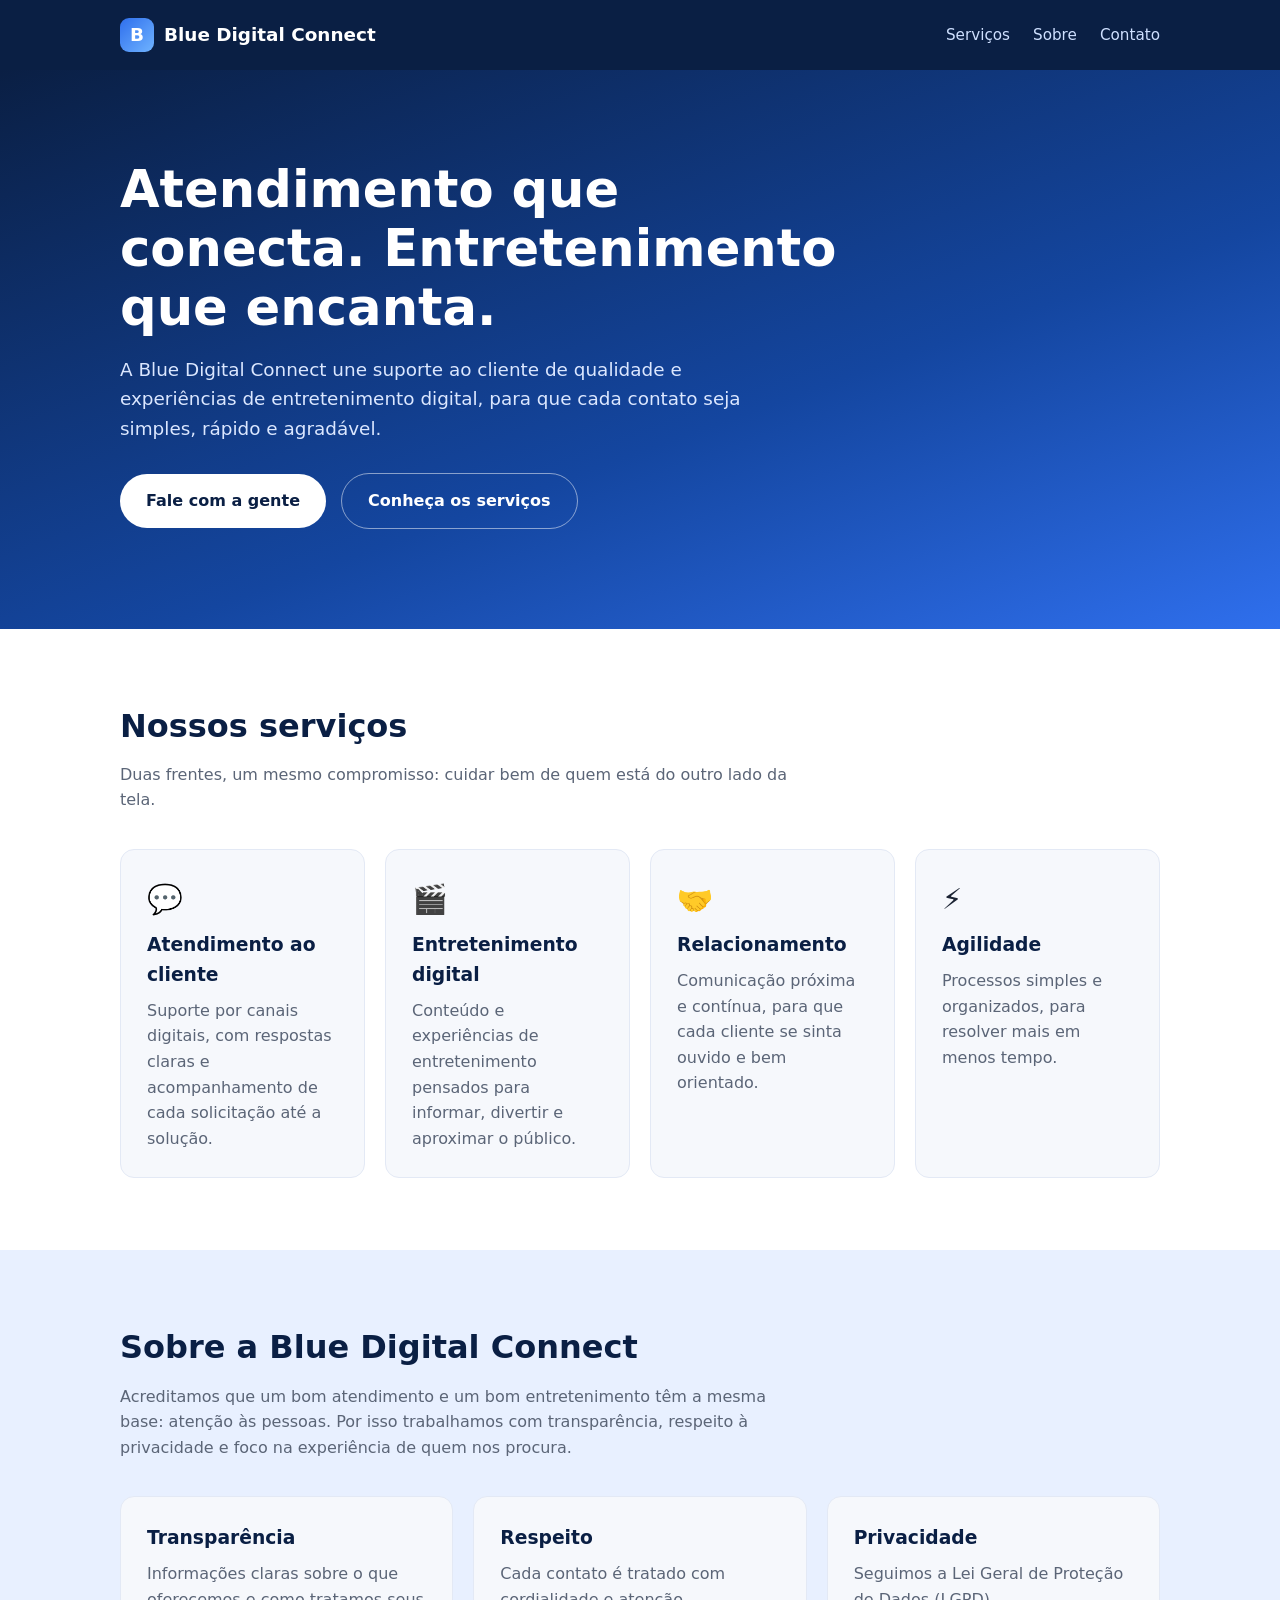
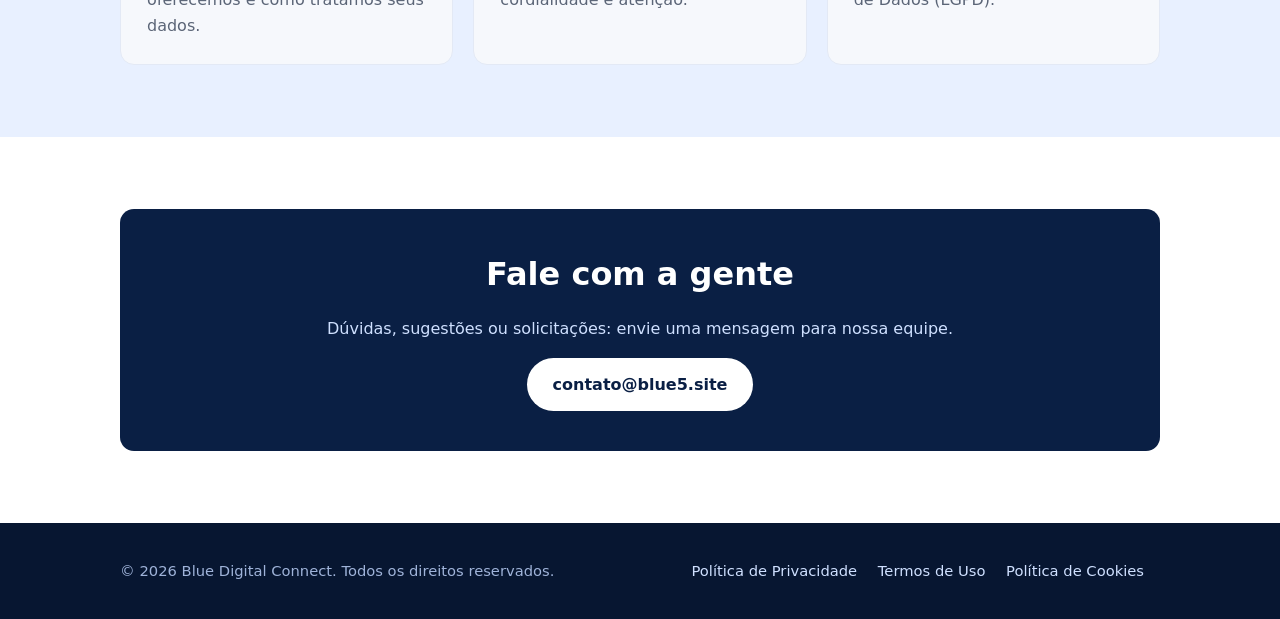
<file: index.html>
<!doctype html>
<html lang="pt-BR">
<head>
  <meta charset="utf-8">
  <meta name="viewport" content="width=device-width, initial-scale=1">
  <title>Blue Digital Connect | Atendimento ao cliente e entretenimento</title>
  <meta name="description" content="Blue Digital Connect: soluções de atendimento ao cliente e entretenimento digital, com suporte humano, ágil e próximo.">
  <link rel="canonical" href="https://blue5.site/">
  <link rel="icon" href="favicon.svg" type="image/svg+xml">
  <link rel="stylesheet" href="styles.css">
</head>
<body>
  <header class="site">
    <div class="container">
      <a class="logo" href="/"><span class="mark">B</span> Blue Digital Connect</a>
      <nav>
        <a href="#servicos">Serviços</a>
        <a href="#sobre">Sobre</a>
        <a href="#contato">Contato</a>
      </nav>
    </div>
  </header>

  <main>
    <div class="hero">
      <div class="container">
        <h1>Atendimento que conecta. Entretenimento que encanta.</h1>
        <p>A Blue Digital Connect une suporte ao cliente de qualidade e experiências de entretenimento digital, para que cada contato seja simples, rápido e agradável.</p>
        <a class="btn" href="#contato">Fale com a gente</a>
        <a class="btn ghost" href="#servicos">Conheça os serviços</a>
      </div>
    </div>

    <section id="servicos">
      <div class="container">
        <h2>Nossos serviços</h2>
        <p class="lead">Duas frentes, um mesmo compromisso: cuidar bem de quem está do outro lado da tela.</p>
        <div class="grid">
          <div class="card">
            <div class="icon">💬</div>
            <h3>Atendimento ao cliente</h3>
            <p>Suporte por canais digitais, com respostas claras e acompanhamento de cada solicitação até a solução.</p>
          </div>
          <div class="card">
            <div class="icon">🎬</div>
            <h3>Entretenimento digital</h3>
            <p>Conteúdo e experiências de entretenimento pensados para informar, divertir e aproximar o público.</p>
          </div>
          <div class="card">
            <div class="icon">🤝</div>
            <h3>Relacionamento</h3>
            <p>Comunicação próxima e contínua, para que cada cliente se sinta ouvido e bem orientado.</p>
          </div>
          <div class="card">
            <div class="icon">⚡</div>
            <h3>Agilidade</h3>
            <p>Processos simples e organizados, para resolver mais em menos tempo.</p>
          </div>
        </div>
      </div>
    </section>

    <section id="sobre" class="alt">
      <div class="container">
        <h2>Sobre a Blue Digital Connect</h2>
        <p class="lead">Acreditamos que um bom atendimento e um bom entretenimento têm a mesma base: atenção às pessoas. Por isso trabalhamos com transparência, respeito à privacidade e foco na experiência de quem nos procura.</p>
        <div class="grid">
          <div class="card"><h3>Transparência</h3><p>Informações claras sobre o que oferecemos e como tratamos seus dados.</p></div>
          <div class="card"><h3>Respeito</h3><p>Cada contato é tratado com cordialidade e atenção.</p></div>
          <div class="card"><h3>Privacidade</h3><p>Seguimos a Lei Geral de Proteção de Dados (LGPD).</p></div>
        </div>
      </div>
    </section>

    <section id="contato">
      <div class="container">
        <div class="contact-box">
          <h2>Fale com a gente</h2>
          <p>Dúvidas, sugestões ou solicitações: envie uma mensagem para nossa equipe.</p>
          <a class="btn" href="mailto:contato@blue5.site">contato@blue5.site</a>
        </div>
      </div>
    </section>
  </main>

  <footer class="site">
    <div class="container">
      <div>© <span id="ano">2026</span> Blue Digital Connect. Todos os direitos reservados.</div>
      <div>
        <a href="privacidade.html">Política de Privacidade</a>
        <a href="termos.html">Termos de Uso</a>
        <a href="cookies.html">Política de Cookies</a>
      </div>
    </div>
  </footer>
  <script>document.getElementById('ano').textContent = new Date().getFullYear();</script>
</body>
</html>
</file>
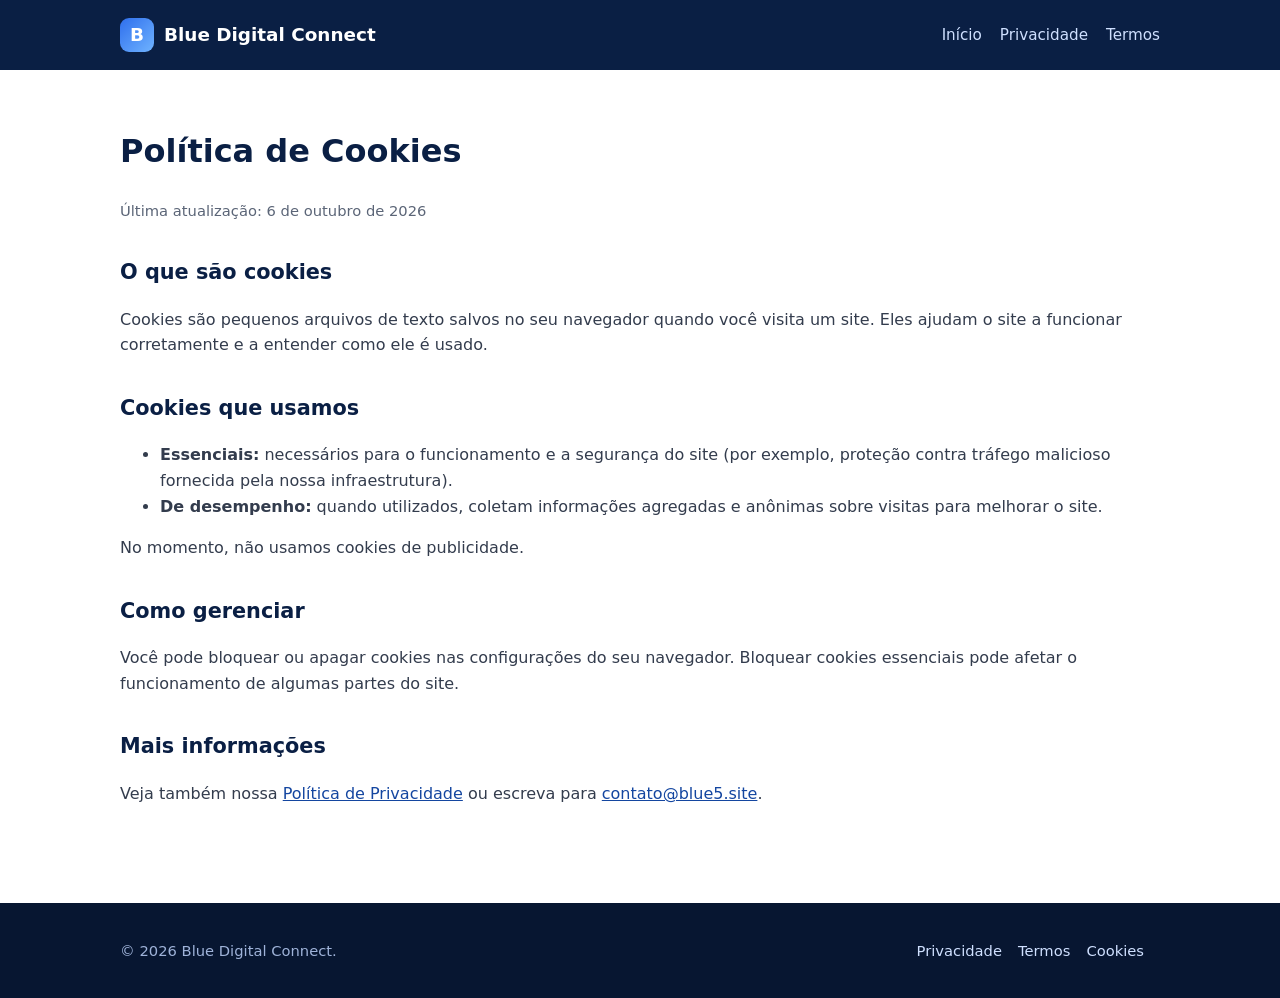
<file: cookies.html>
<!doctype html>
<html lang="pt-BR">
<head>
  <meta charset="utf-8">
  <meta name="viewport" content="width=device-width, initial-scale=1">
  <title>Política de Cookies | Blue Digital Connect</title>
  <meta name="description" content="Como a Blue Digital Connect usa cookies no site blue5.site.">
  <link rel="canonical" href="https://blue5.site/cookies.html">
  <link rel="icon" href="favicon.svg" type="image/svg+xml">
  <link rel="stylesheet" href="styles.css">
</head>
<body>
  <header class="site">
    <div class="container">
      <a class="logo" href="/"><span class="mark">B</span> Blue Digital Connect</a>
      <nav><a href="/">Início</a><a href="privacidade.html">Privacidade</a><a href="termos.html">Termos</a></nav>
    </div>
  </header>

  <main class="legal">
    <div class="container">
      <h1>Política de Cookies</h1>
      <p class="updated">Última atualização: 6 de outubro de 2026</p>

      <h2>O que são cookies</h2>
      <p>Cookies são pequenos arquivos de texto salvos no seu navegador quando você visita um site. Eles ajudam o site a funcionar corretamente e a entender como ele é usado.</p>

      <h2>Cookies que usamos</h2>
      <ul>
        <li><strong>Essenciais:</strong> necessários para o funcionamento e a segurança do site (por exemplo, proteção contra tráfego malicioso fornecida pela nossa infraestrutura).</li>
        <li><strong>De desempenho:</strong> quando utilizados, coletam informações agregadas e anônimas sobre visitas para melhorar o site.</li>
      </ul>
      <p>No momento, não usamos cookies de publicidade.</p>

      <h2>Como gerenciar</h2>
      <p>Você pode bloquear ou apagar cookies nas configurações do seu navegador. Bloquear cookies essenciais pode afetar o funcionamento de algumas partes do site.</p>

      <h2>Mais informações</h2>
      <p>Veja também nossa <a href="privacidade.html">Política de Privacidade</a> ou escreva para <a href="mailto:contato@blue5.site">contato@blue5.site</a>.</p>
    </div>
  </main>

  <footer class="site">
    <div class="container">
      <div>© 2026 Blue Digital Connect.</div>
      <div><a href="privacidade.html">Privacidade</a><a href="termos.html">Termos</a><a href="cookies.html">Cookies</a></div>
    </div>
  </footer>
</body>
</html>
</file>
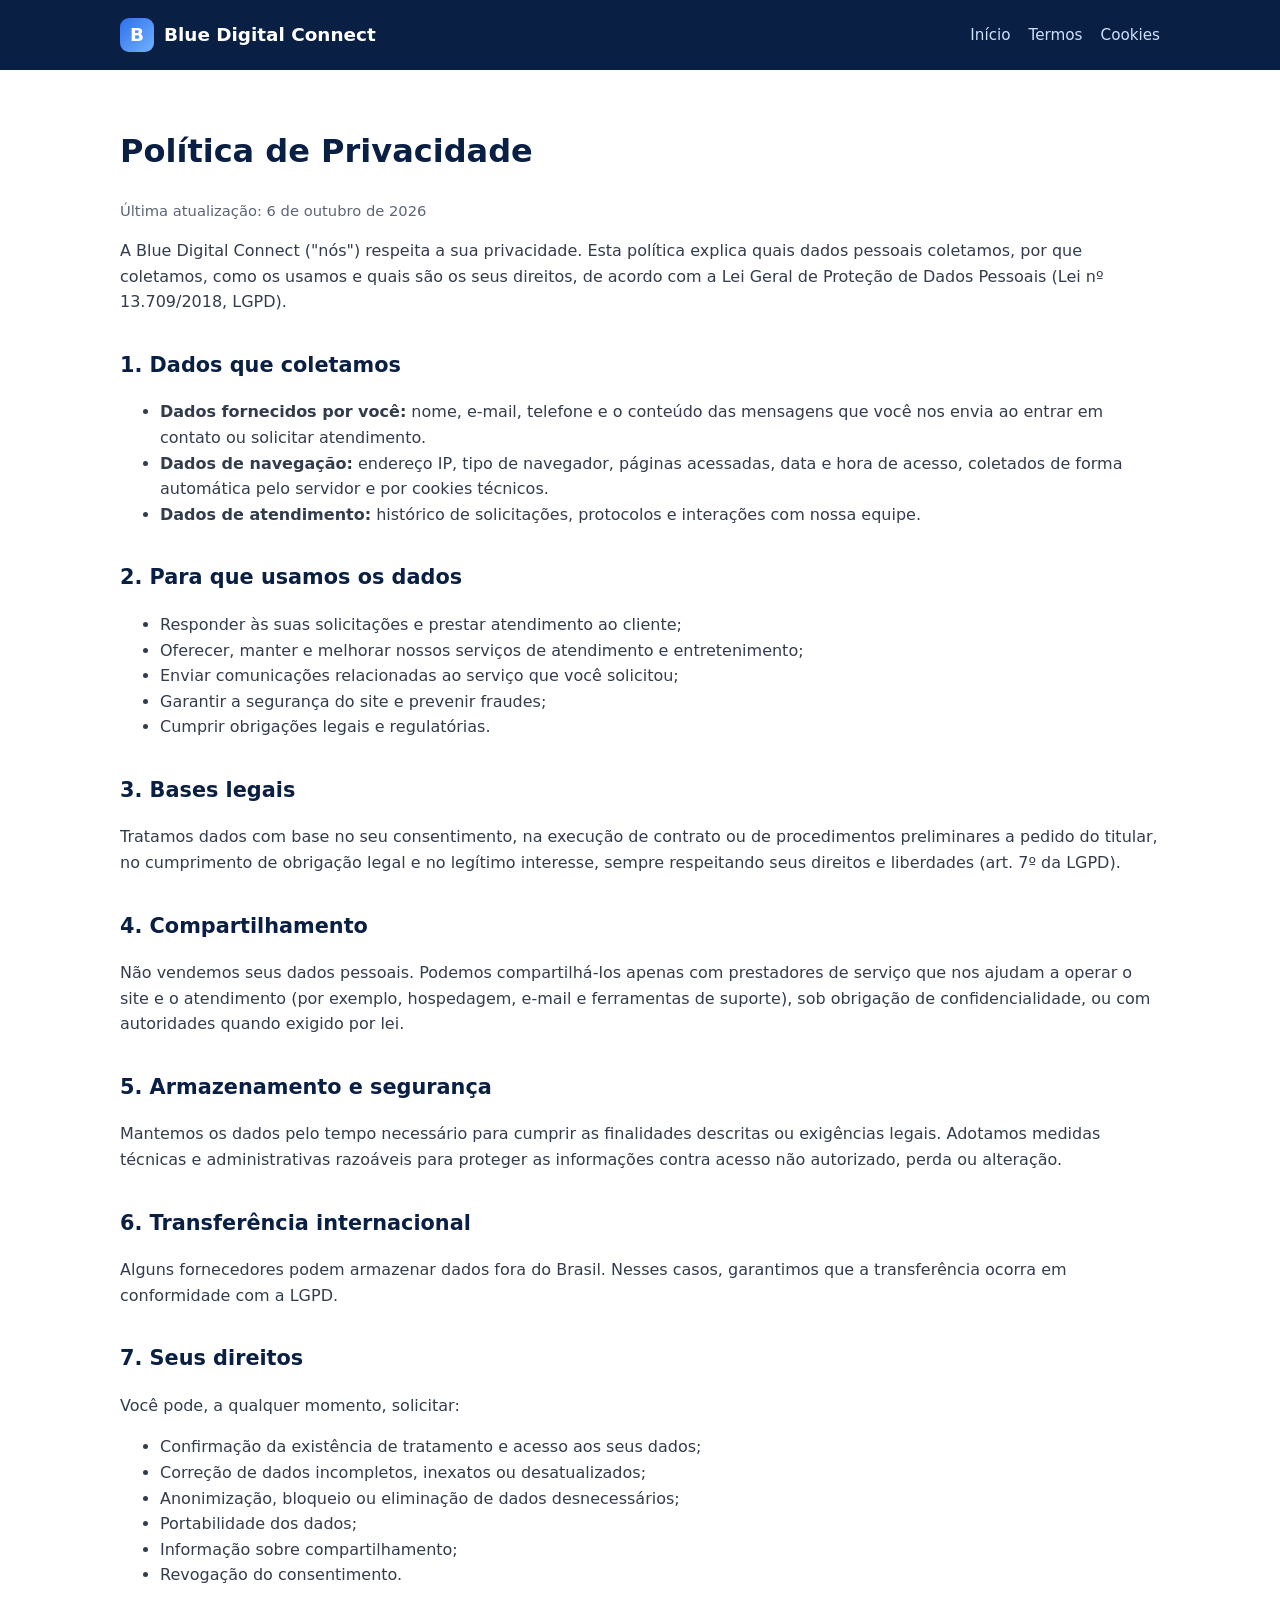
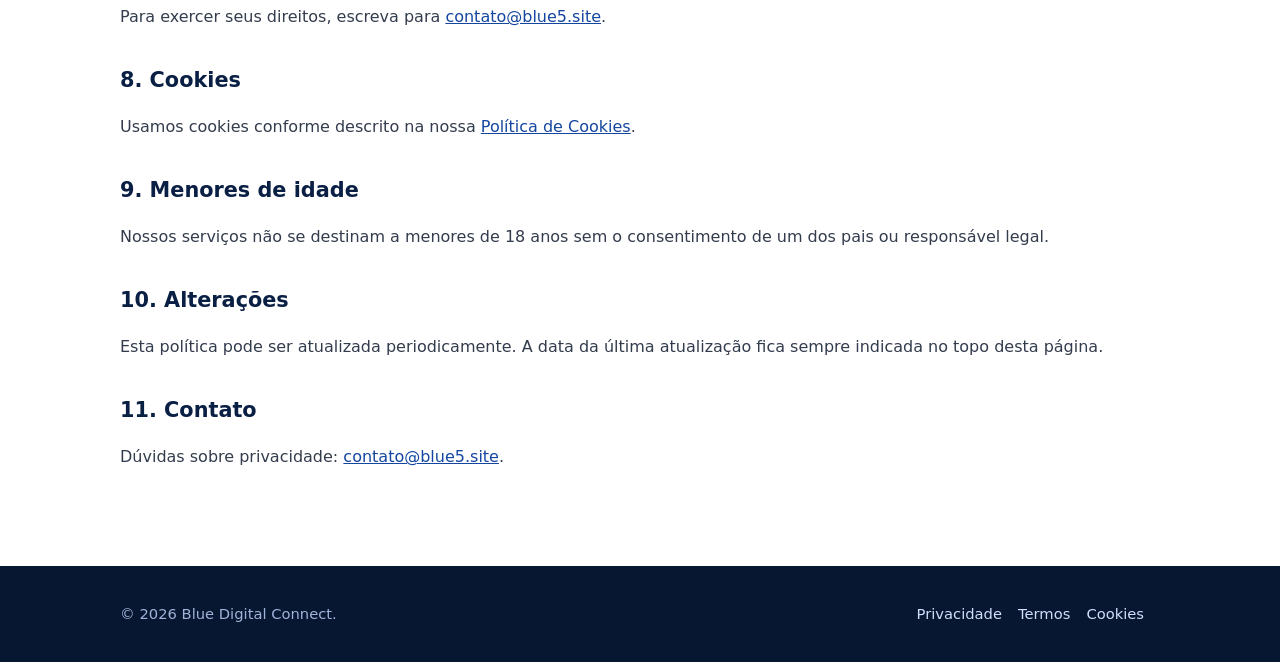
<file: privacidade.html>
<!doctype html>
<html lang="pt-BR">
<head>
  <meta charset="utf-8">
  <meta name="viewport" content="width=device-width, initial-scale=1">
  <title>Política de Privacidade | Blue Digital Connect</title>
  <meta name="description" content="Política de Privacidade da Blue Digital Connect, em conformidade com a LGPD.">
  <link rel="canonical" href="https://blue5.site/privacidade.html">
  <link rel="icon" href="favicon.svg" type="image/svg+xml">
  <link rel="stylesheet" href="styles.css">
</head>
<body>
  <header class="site">
    <div class="container">
      <a class="logo" href="/"><span class="mark">B</span> Blue Digital Connect</a>
      <nav><a href="/">Início</a><a href="termos.html">Termos</a><a href="cookies.html">Cookies</a></nav>
    </div>
  </header>

  <main class="legal">
    <div class="container">
      <h1>Política de Privacidade</h1>
      <p class="updated">Última atualização: 6 de outubro de 2026</p>

      <p>A Blue Digital Connect ("nós") respeita a sua privacidade. Esta política explica quais dados pessoais coletamos, por que coletamos, como os usamos e quais são os seus direitos, de acordo com a Lei Geral de Proteção de Dados Pessoais (Lei nº 13.709/2018, LGPD).</p>

      <h2>1. Dados que coletamos</h2>
      <ul>
        <li><strong>Dados fornecidos por você:</strong> nome, e-mail, telefone e o conteúdo das mensagens que você nos envia ao entrar em contato ou solicitar atendimento.</li>
        <li><strong>Dados de navegação:</strong> endereço IP, tipo de navegador, páginas acessadas, data e hora de acesso, coletados de forma automática pelo servidor e por cookies técnicos.</li>
        <li><strong>Dados de atendimento:</strong> histórico de solicitações, protocolos e interações com nossa equipe.</li>
      </ul>

      <h2>2. Para que usamos os dados</h2>
      <ul>
        <li>Responder às suas solicitações e prestar atendimento ao cliente;</li>
        <li>Oferecer, manter e melhorar nossos serviços de atendimento e entretenimento;</li>
        <li>Enviar comunicações relacionadas ao serviço que você solicitou;</li>
        <li>Garantir a segurança do site e prevenir fraudes;</li>
        <li>Cumprir obrigações legais e regulatórias.</li>
      </ul>

      <h2>3. Bases legais</h2>
      <p>Tratamos dados com base no seu consentimento, na execução de contrato ou de procedimentos preliminares a pedido do titular, no cumprimento de obrigação legal e no legítimo interesse, sempre respeitando seus direitos e liberdades (art. 7º da LGPD).</p>

      <h2>4. Compartilhamento</h2>
      <p>Não vendemos seus dados pessoais. Podemos compartilhá-los apenas com prestadores de serviço que nos ajudam a operar o site e o atendimento (por exemplo, hospedagem, e-mail e ferramentas de suporte), sob obrigação de confidencialidade, ou com autoridades quando exigido por lei.</p>

      <h2>5. Armazenamento e segurança</h2>
      <p>Mantemos os dados pelo tempo necessário para cumprir as finalidades descritas ou exigências legais. Adotamos medidas técnicas e administrativas razoáveis para proteger as informações contra acesso não autorizado, perda ou alteração.</p>

      <h2>6. Transferência internacional</h2>
      <p>Alguns fornecedores podem armazenar dados fora do Brasil. Nesses casos, garantimos que a transferência ocorra em conformidade com a LGPD.</p>

      <h2>7. Seus direitos</h2>
      <p>Você pode, a qualquer momento, solicitar:</p>
      <ul>
        <li>Confirmação da existência de tratamento e acesso aos seus dados;</li>
        <li>Correção de dados incompletos, inexatos ou desatualizados;</li>
        <li>Anonimização, bloqueio ou eliminação de dados desnecessários;</li>
        <li>Portabilidade dos dados;</li>
        <li>Informação sobre compartilhamento;</li>
        <li>Revogação do consentimento.</li>
      </ul>
      <p>Para exercer seus direitos, escreva para <a href="mailto:contato@blue5.site">contato@blue5.site</a>.</p>

      <h2>8. Cookies</h2>
      <p>Usamos cookies conforme descrito na nossa <a href="cookies.html">Política de Cookies</a>.</p>

      <h2>9. Menores de idade</h2>
      <p>Nossos serviços não se destinam a menores de 18 anos sem o consentimento de um dos pais ou responsável legal.</p>

      <h2>10. Alterações</h2>
      <p>Esta política pode ser atualizada periodicamente. A data da última atualização fica sempre indicada no topo desta página.</p>

      <h2>11. Contato</h2>
      <p>Dúvidas sobre privacidade: <a href="mailto:contato@blue5.site">contato@blue5.site</a>.</p>
    </div>
  </main>

  <footer class="site">
    <div class="container">
      <div>© 2026 Blue Digital Connect.</div>
      <div><a href="privacidade.html">Privacidade</a><a href="termos.html">Termos</a><a href="cookies.html">Cookies</a></div>
    </div>
  </footer>
</body>
</html>
</file>
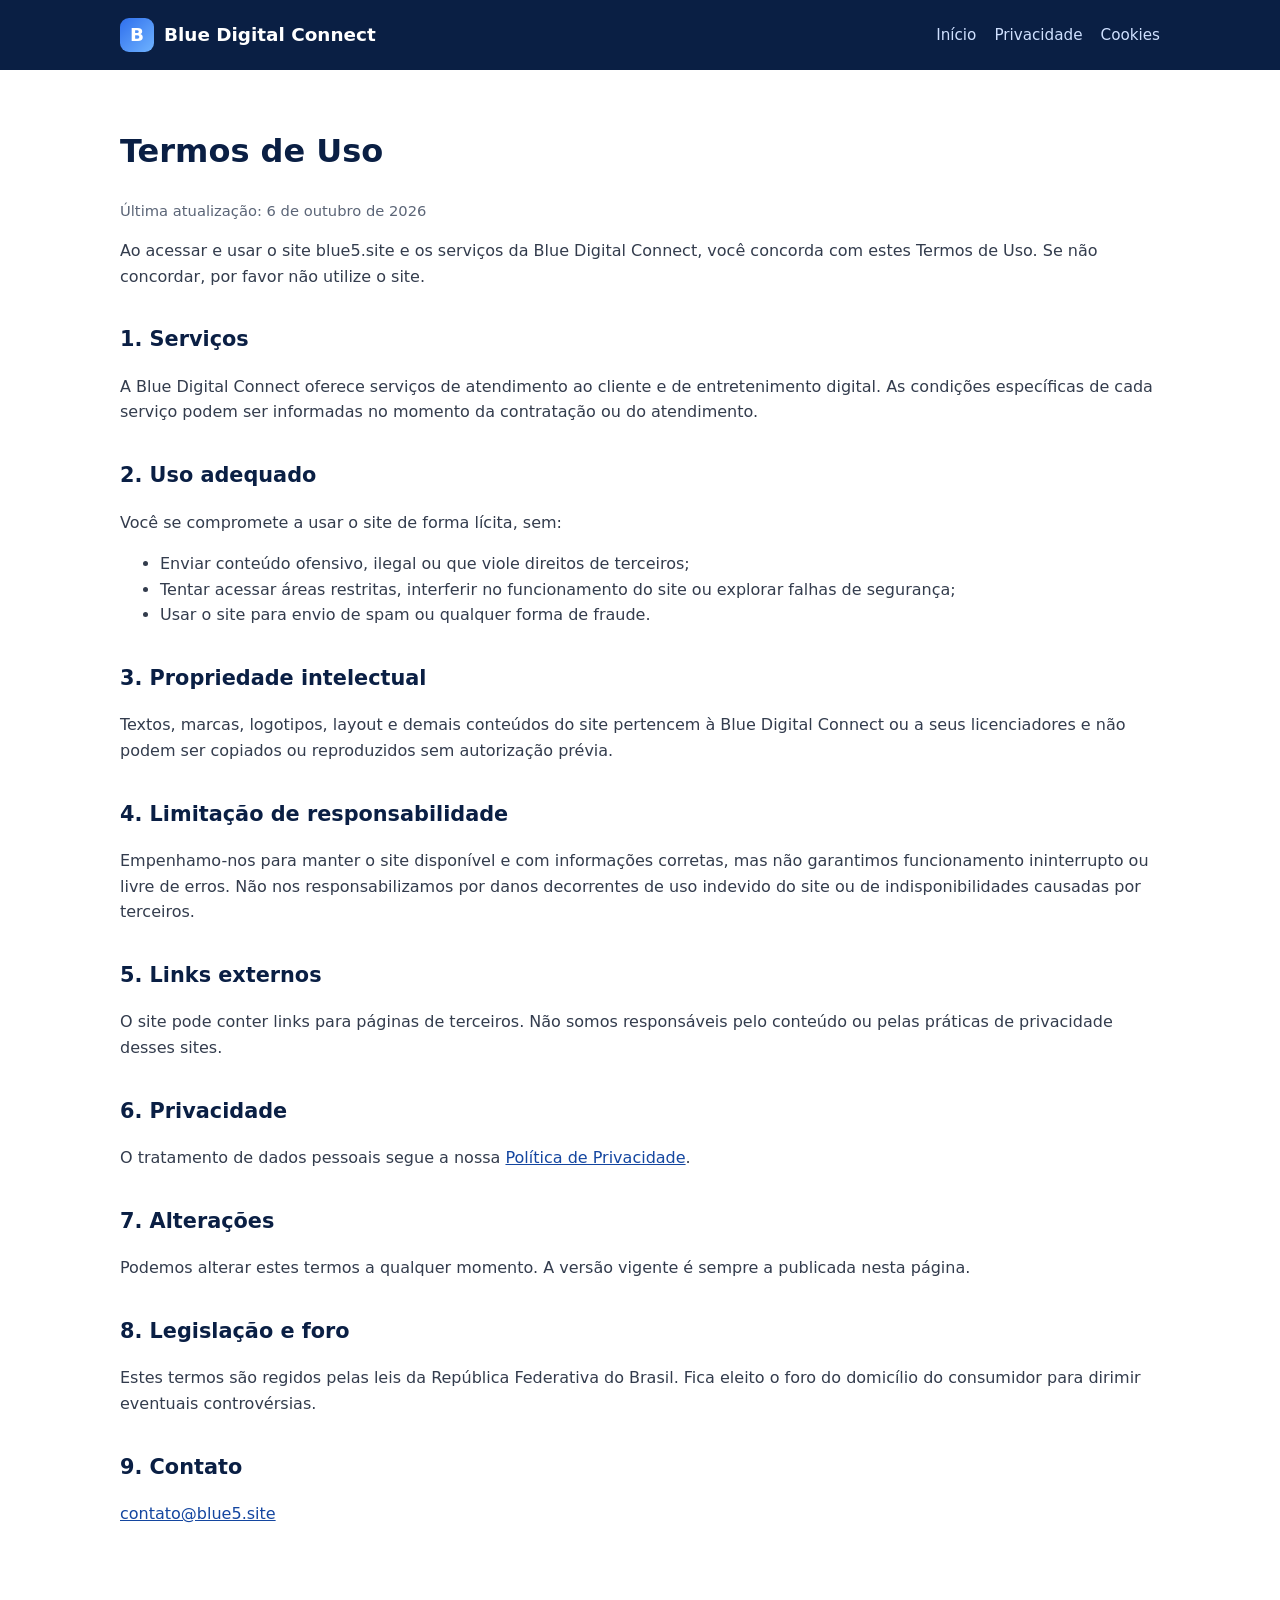
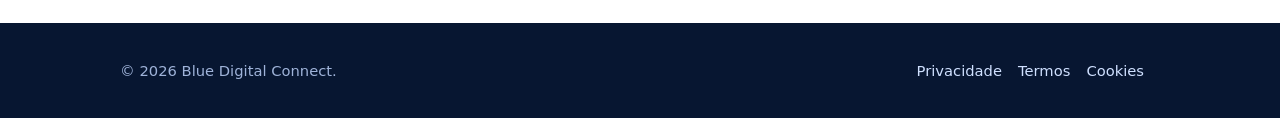
<file: termos.html>
<!doctype html>
<html lang="pt-BR">
<head>
  <meta charset="utf-8">
  <meta name="viewport" content="width=device-width, initial-scale=1">
  <title>Termos de Uso | Blue Digital Connect</title>
  <meta name="description" content="Termos de Uso do site e dos serviços da Blue Digital Connect.">
  <link rel="canonical" href="https://blue5.site/termos.html">
  <link rel="icon" href="favicon.svg" type="image/svg+xml">
  <link rel="stylesheet" href="styles.css">
</head>
<body>
  <header class="site">
    <div class="container">
      <a class="logo" href="/"><span class="mark">B</span> Blue Digital Connect</a>
      <nav><a href="/">Início</a><a href="privacidade.html">Privacidade</a><a href="cookies.html">Cookies</a></nav>
    </div>
  </header>

  <main class="legal">
    <div class="container">
      <h1>Termos de Uso</h1>
      <p class="updated">Última atualização: 6 de outubro de 2026</p>

      <p>Ao acessar e usar o site blue5.site e os serviços da Blue Digital Connect, você concorda com estes Termos de Uso. Se não concordar, por favor não utilize o site.</p>

      <h2>1. Serviços</h2>
      <p>A Blue Digital Connect oferece serviços de atendimento ao cliente e de entretenimento digital. As condições específicas de cada serviço podem ser informadas no momento da contratação ou do atendimento.</p>

      <h2>2. Uso adequado</h2>
      <p>Você se compromete a usar o site de forma lícita, sem:</p>
      <ul>
        <li>Enviar conteúdo ofensivo, ilegal ou que viole direitos de terceiros;</li>
        <li>Tentar acessar áreas restritas, interferir no funcionamento do site ou explorar falhas de segurança;</li>
        <li>Usar o site para envio de spam ou qualquer forma de fraude.</li>
      </ul>

      <h2>3. Propriedade intelectual</h2>
      <p>Textos, marcas, logotipos, layout e demais conteúdos do site pertencem à Blue Digital Connect ou a seus licenciadores e não podem ser copiados ou reproduzidos sem autorização prévia.</p>

      <h2>4. Limitação de responsabilidade</h2>
      <p>Empenhamo-nos para manter o site disponível e com informações corretas, mas não garantimos funcionamento ininterrupto ou livre de erros. Não nos responsabilizamos por danos decorrentes de uso indevido do site ou de indisponibilidades causadas por terceiros.</p>

      <h2>5. Links externos</h2>
      <p>O site pode conter links para páginas de terceiros. Não somos responsáveis pelo conteúdo ou pelas práticas de privacidade desses sites.</p>

      <h2>6. Privacidade</h2>
      <p>O tratamento de dados pessoais segue a nossa <a href="privacidade.html">Política de Privacidade</a>.</p>

      <h2>7. Alterações</h2>
      <p>Podemos alterar estes termos a qualquer momento. A versão vigente é sempre a publicada nesta página.</p>

      <h2>8. Legislação e foro</h2>
      <p>Estes termos são regidos pelas leis da República Federativa do Brasil. Fica eleito o foro do domicílio do consumidor para dirimir eventuais controvérsias.</p>

      <h2>9. Contato</h2>
      <p><a href="mailto:contato@blue5.site">contato@blue5.site</a></p>
    </div>
  </main>

  <footer class="site">
    <div class="container">
      <div>© 2026 Blue Digital Connect.</div>
      <div><a href="privacidade.html">Privacidade</a><a href="termos.html">Termos</a><a href="cookies.html">Cookies</a></div>
    </div>
  </footer>
</body>
</html>
</file>
<file: styles.css>
:root {
  --blue-900: #0a1f44;
  --blue-700: #1446a0;
  --blue-500: #2f6fed;
  --blue-100: #e8f0ff;
  --ink: #1b2333;
  --muted: #5b6577;
  --bg: #ffffff;
  --card: #f6f8fc;
  --radius: 14px;
}

* { box-sizing: border-box; }

body {
  margin: 0;
  font-family: "Inter", system-ui, -apple-system, "Segoe UI", Roboto, sans-serif;
  color: var(--ink);
  background: var(--bg);
  line-height: 1.6;
}

a { color: var(--blue-700); }

.container { max-width: 1080px; margin: 0 auto; padding: 0 20px; }

header.site {
  background: var(--blue-900);
  color: #fff;
}
header.site .container {
  display: flex; align-items: center; justify-content: space-between;
  gap: 16px; padding-top: 18px; padding-bottom: 18px; flex-wrap: wrap;
}
.logo { display: flex; align-items: center; gap: 10px; color: #fff; text-decoration: none; font-weight: 700; font-size: 1.15rem; }
.logo span.mark {
  width: 34px; height: 34px; border-radius: 9px;
  background: linear-gradient(135deg, var(--blue-500), #6fb3ff);
  display: grid; place-items: center; font-weight: 800;
}
nav a { color: #cfe0ff; text-decoration: none; margin-left: 18px; font-size: .95rem; }
nav a:hover { color: #fff; }

.hero {
  background: linear-gradient(160deg, var(--blue-900) 0%, var(--blue-700) 60%, var(--blue-500) 100%);
  color: #fff; padding: 90px 0 100px;
}
.hero h1 { font-size: clamp(2rem, 5vw, 3.2rem); line-height: 1.15; margin: 0 0 18px; max-width: 760px; }
.hero p { font-size: 1.15rem; color: #dbe7ff; max-width: 640px; margin: 0 0 30px; }

.btn {
  display: inline-block; padding: 14px 26px; border-radius: 999px;
  background: #fff; color: var(--blue-900); font-weight: 700; text-decoration: none;
}
.btn.ghost { background: transparent; color: #fff; border: 1px solid rgba(255,255,255,.5); margin-left: 10px; }

section { padding: 72px 0; }
section h2 { font-size: 2rem; margin: 0 0 10px; color: var(--blue-900); }
section .lead { color: var(--muted); margin: 0 0 36px; max-width: 680px; }

.grid { display: grid; gap: 20px; grid-template-columns: repeat(auto-fit, minmax(240px, 1fr)); }
.card { background: var(--card); border-radius: var(--radius); padding: 26px; border: 1px solid #e3e9f5; }
.card .icon { font-size: 1.8rem; margin-bottom: 8px; }
.card h3 { margin: 0 0 8px; color: var(--blue-900); }
.card p { margin: 0; color: var(--muted); }

.alt { background: var(--blue-100); }

.contact-box {
  background: var(--blue-900); color: #fff; border-radius: var(--radius);
  padding: 40px; text-align: center;
}
.contact-box h2 { color: #fff; }
.contact-box p { color: #cfe0ff; }

footer.site { background: #071631; color: #9fb3d9; padding: 36px 0; font-size: .92rem; }
footer.site .container { display: flex; justify-content: space-between; flex-wrap: wrap; gap: 12px; }
footer.site a { color: #cfe0ff; text-decoration: none; margin-right: 16px; }

.legal { padding: 56px 0 80px; }
.legal h1 { color: var(--blue-900); margin-top: 0; }
.legal h2 { color: var(--blue-900); font-size: 1.3rem; margin-top: 34px; }
.legal p, .legal li { color: #333c4d; }
.legal .updated { color: var(--muted); font-size: .92rem; }

@media (max-width: 600px) {
  nav a { margin: 0 14px 0 0; }
  .btn.ghost { margin: 12px 0 0; }
  .hero { padding: 64px 0 72px; }
}
</file>
